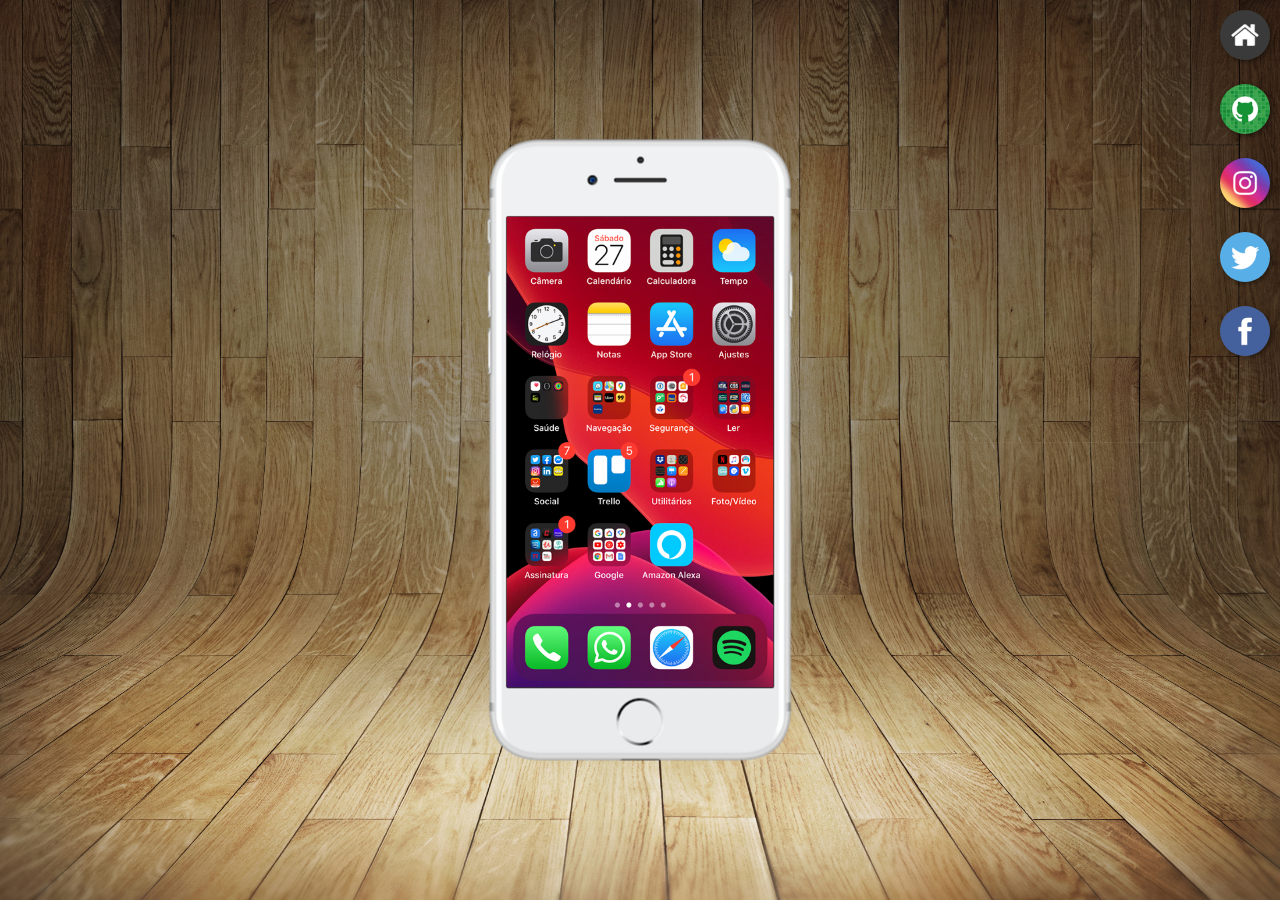
<file: index.html>
<!DOCTYPE html>
<html lang="pt-br">
<head>
    <meta charset="UTF-8">
    <meta http-equiv="X-UA-Compatible" content="IE=edge">
    <meta name="viewport" content="width=device-width, initial-scale=1.0">
    <link rel="shortcut icon" href="favicon.ico" type="image/x-icon">
    <link rel="stylesheet" href="estilos/style.css">
    <title>Projeto Redes Sociais</title>
</head>
<body>
    <main>
        <section id="telefone">
            <iframe src="home.html" name="tela" id="tela" frameborder="0">
                Infelizmente seu navegador não é compátivel com isso.
            </iframe>
        </section>
        <section id="redes-sociais">

            <a href="home.html" target="tela"><img src="imagens/logo-home.jpg" alt="Home"></a> <br>
            
            <a href="github.html" target="tela"><img src="imagens/logo-github.jpg" alt="GitHub"></a> <br>

            <a href="instagram.html" target="tela"><img src="imagens/logo-instagram.jpg" alt="Instagram"></a> <br>

            <a href="twitter.html" target="tela"><img src="imagens/logo-twitter.jpg" alt="Twitter"></a> <br>

            <a href="facebook.html" target="tela"><img src="imagens/logo-facebook.jpg" alt=""></a> <br>

        </section>
    </main>
    <script>
        var nome = window.prompt('Qual é seu nome?') //faz uma pergunta
        window.alert ('Seja muito bem vindo, ' + nome + '!')
    </script>
</body>
</html>
</file>
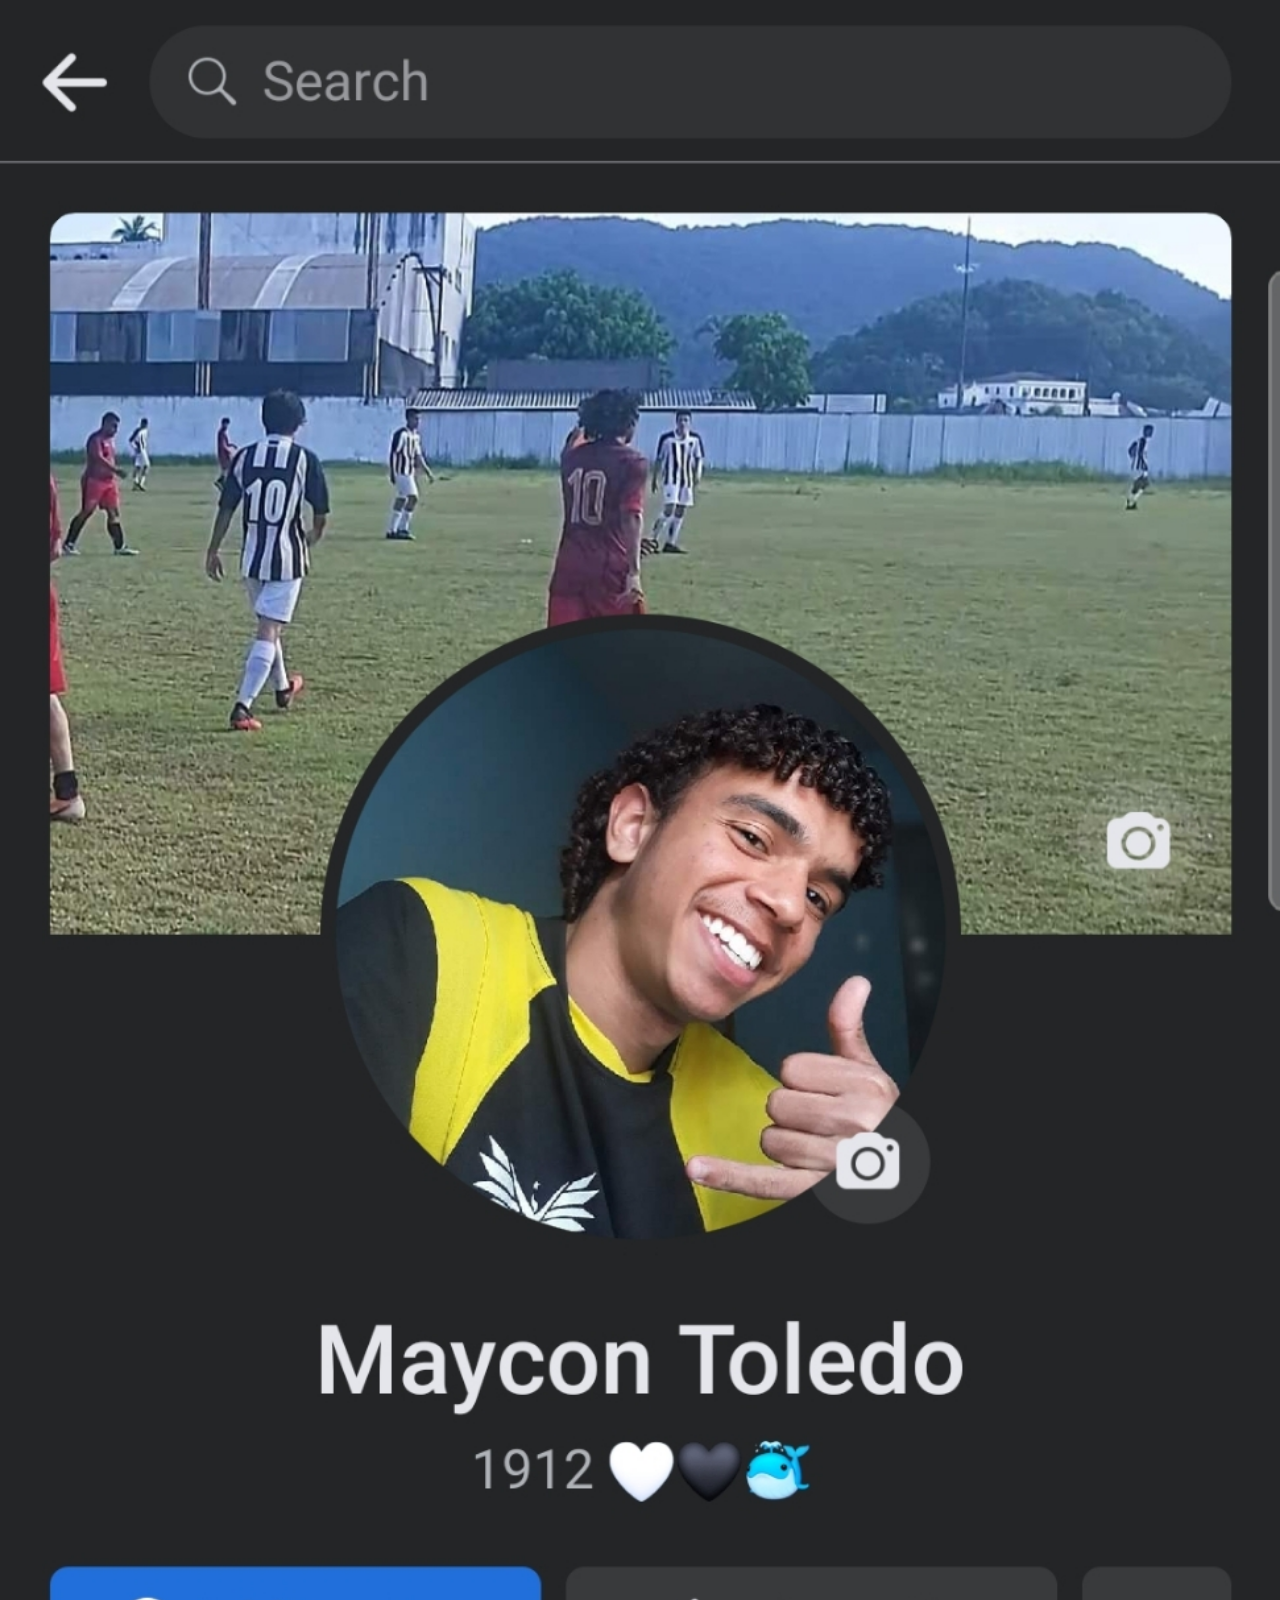
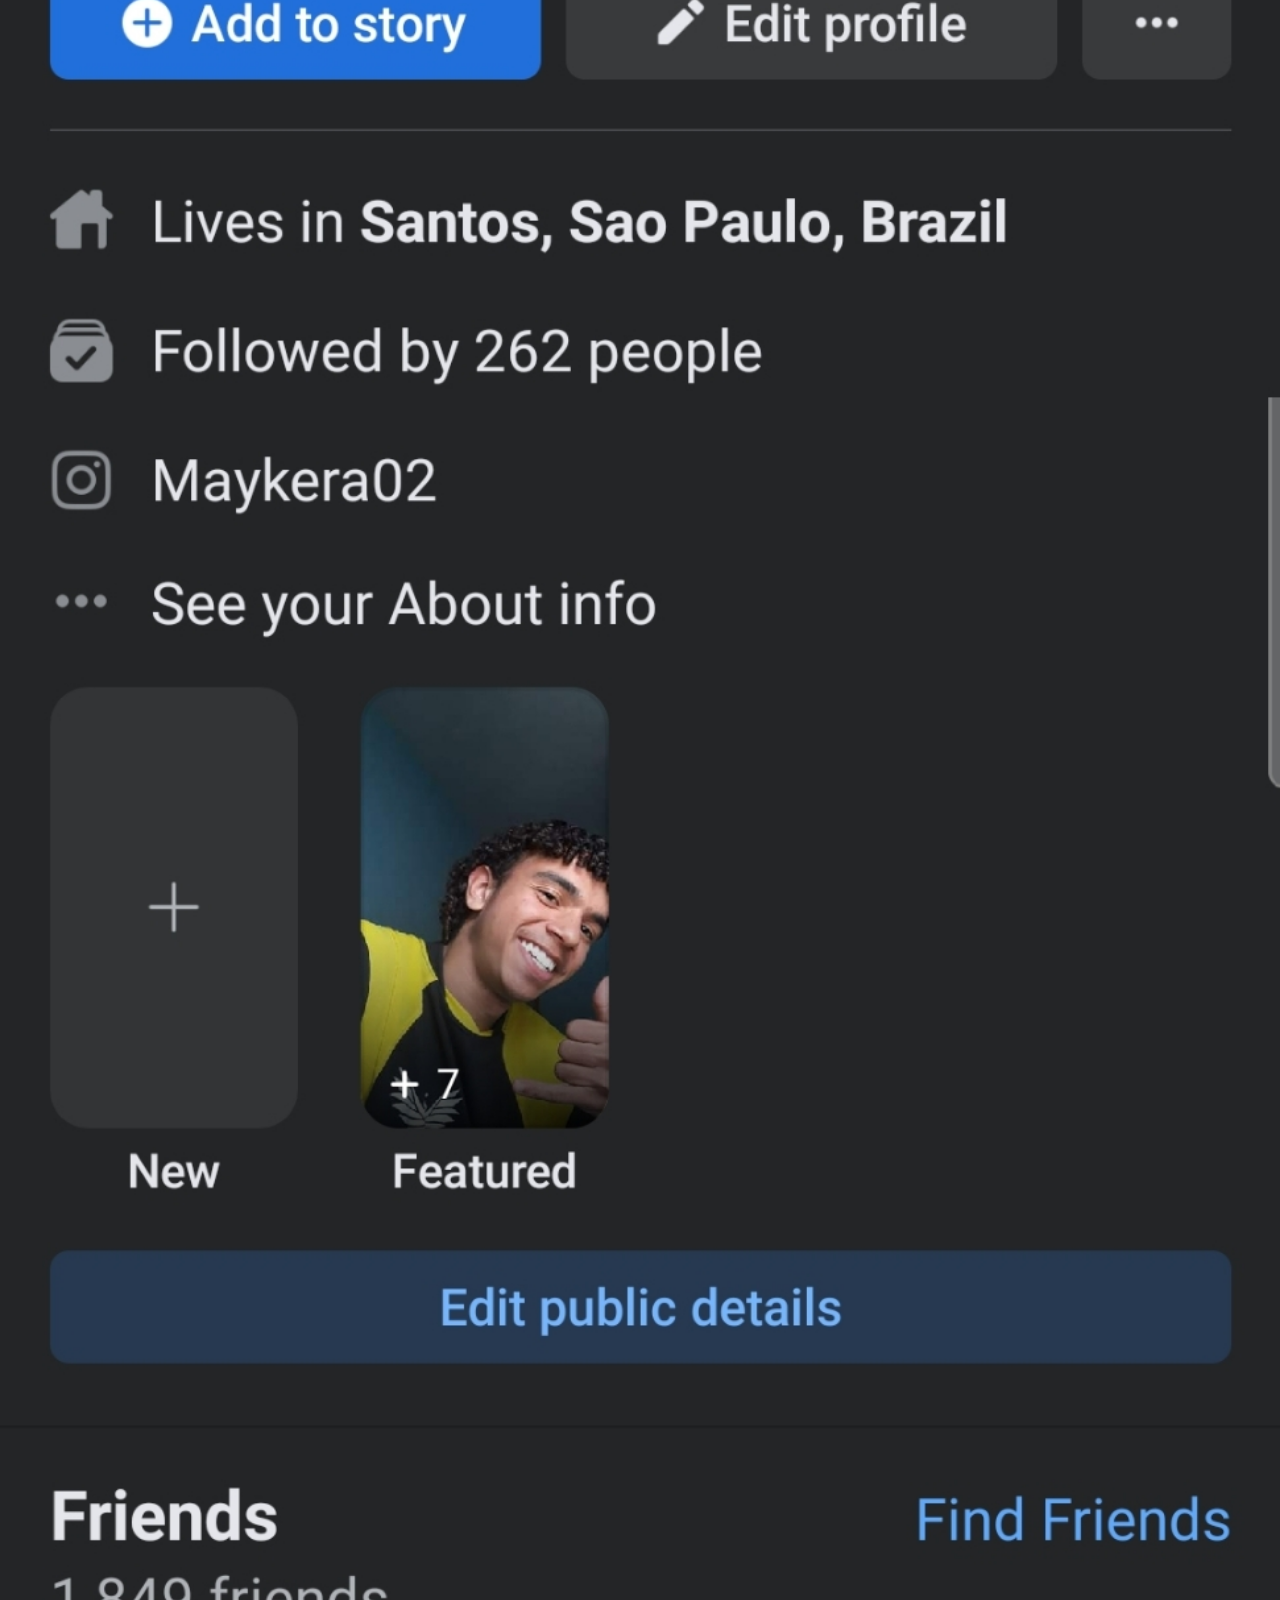
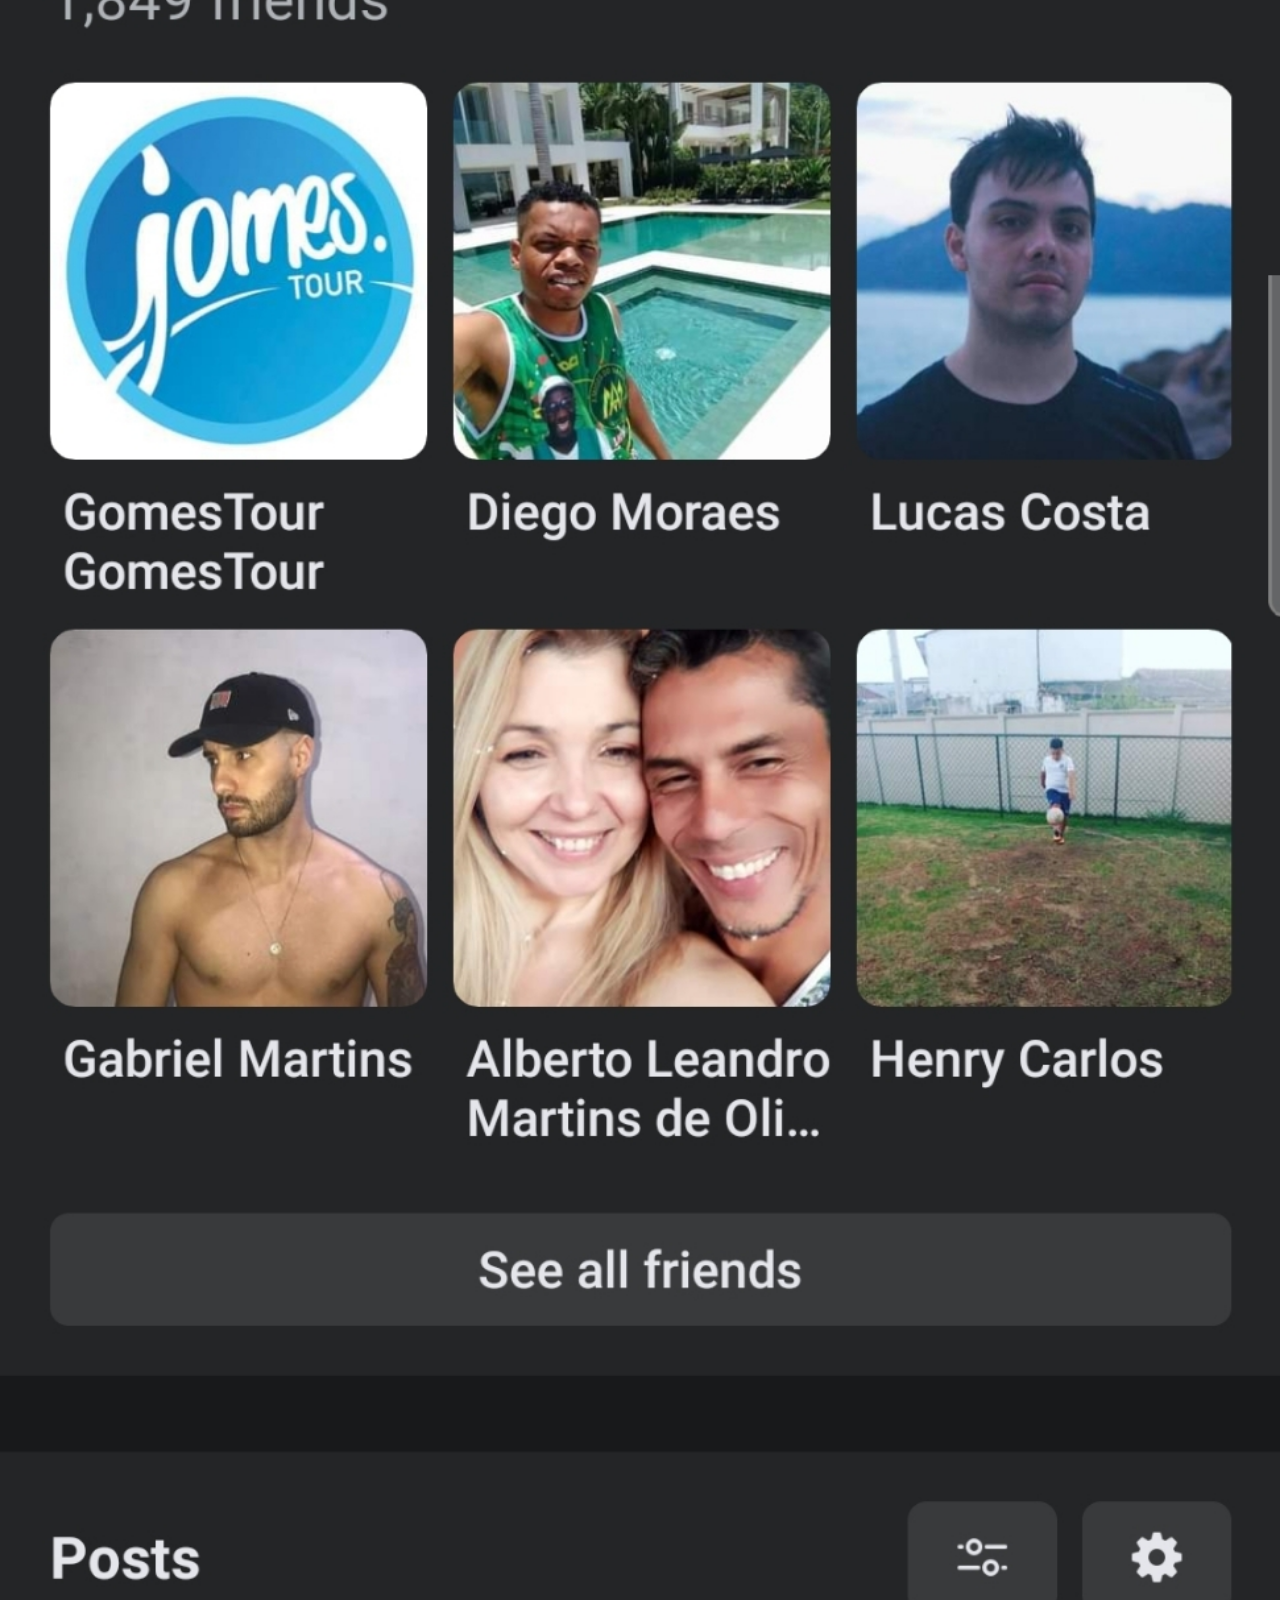
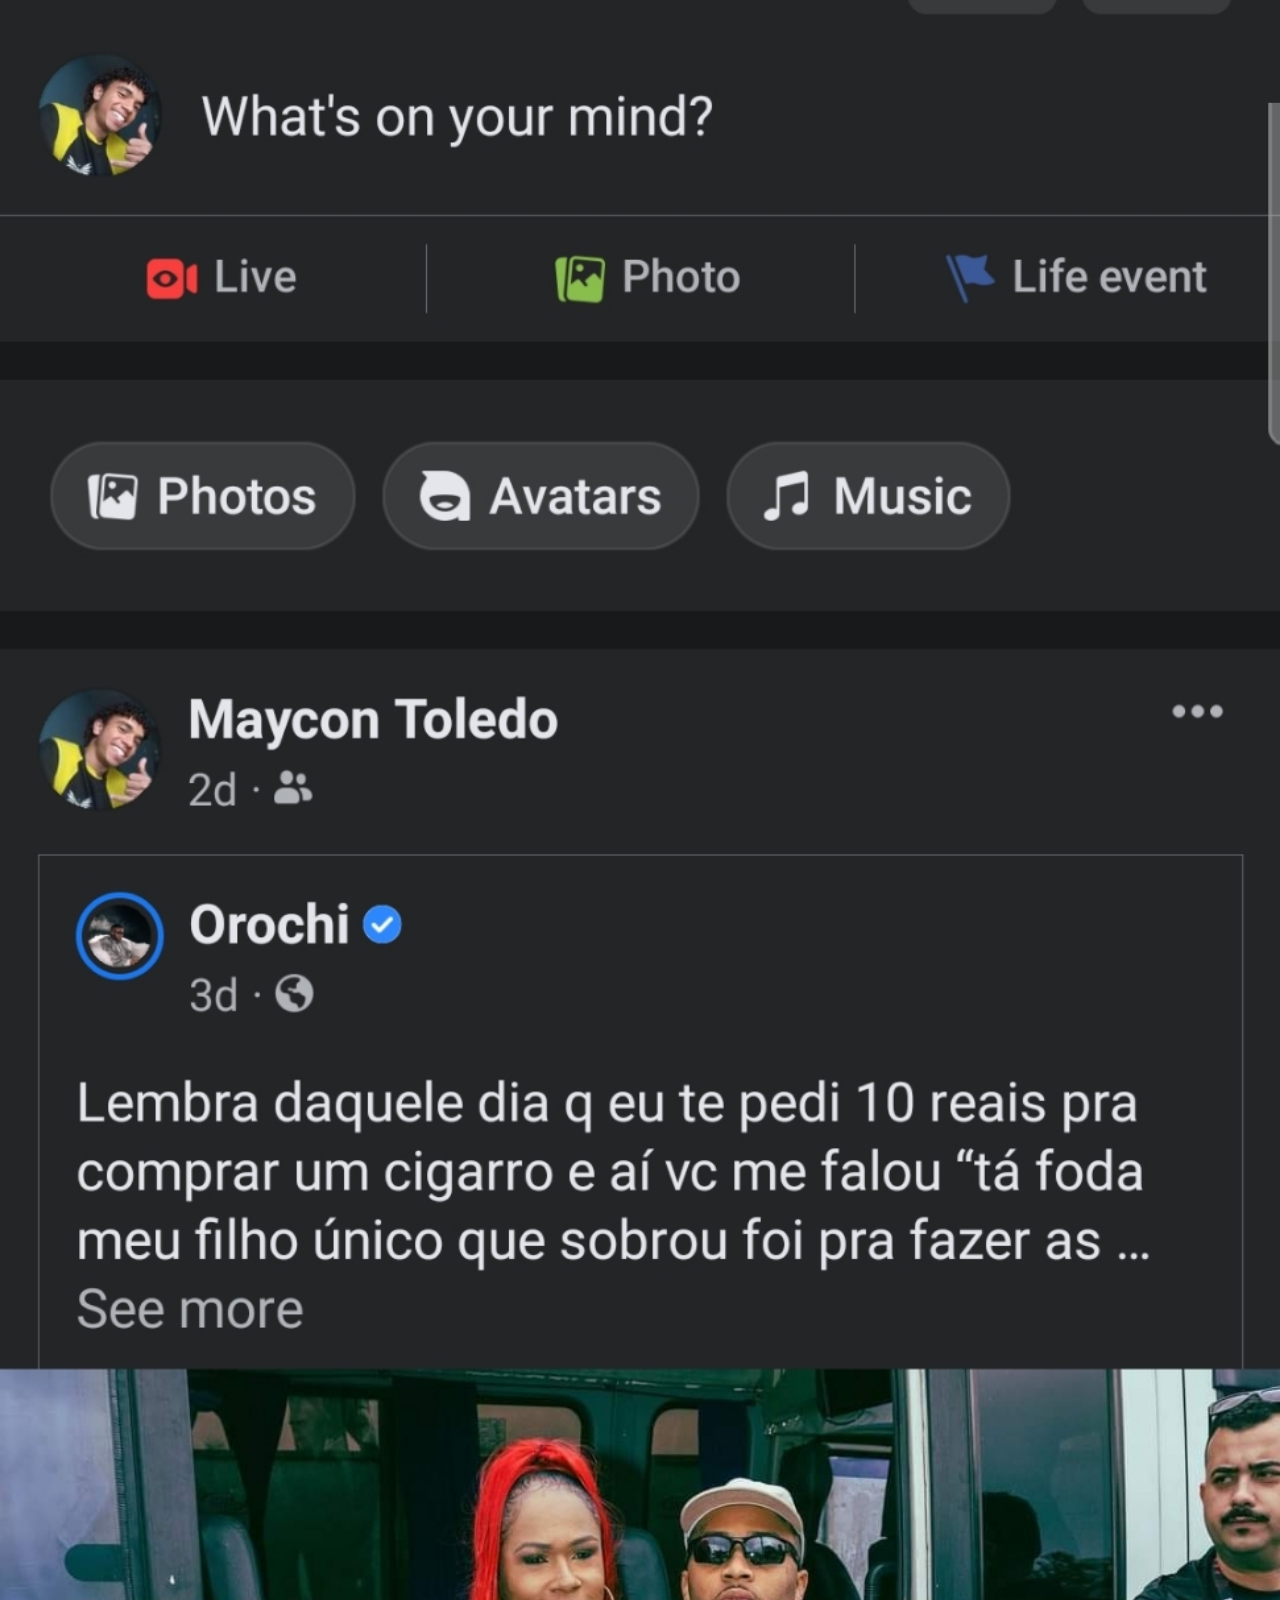
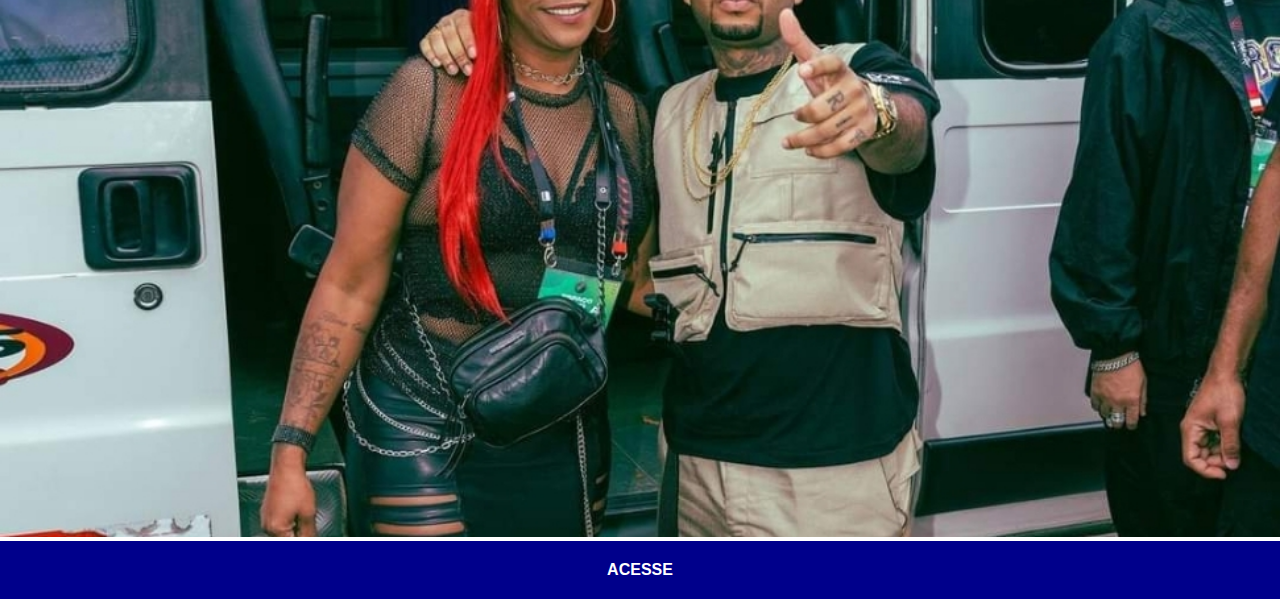
<file: facebook.html>
<!DOCTYPE html>
<html lang="pt-br">
<head>
    <meta charset="UTF-8">
    <meta http-equiv="X-UA-Compatible" content="IE=edge">
    <meta name="viewport" content="width=device-width, initial-scale=1.0">
    <title>Facebook</title>
    <link rel="stylesheet" href="estilos/social.css">
    <style>
        a {
            background-color: darkblue;
            color: white;
        }

        a:hover {
            background-color: blue;
        }
    </style>
</head>
<body>
    <img src="imagens/Facebook.jpg" alt="Facebook">
    <a href="https://www.facebook.com/maycon.toledo.56/" target="_blank">ACESSE</a>
</body>
</html>
</file>
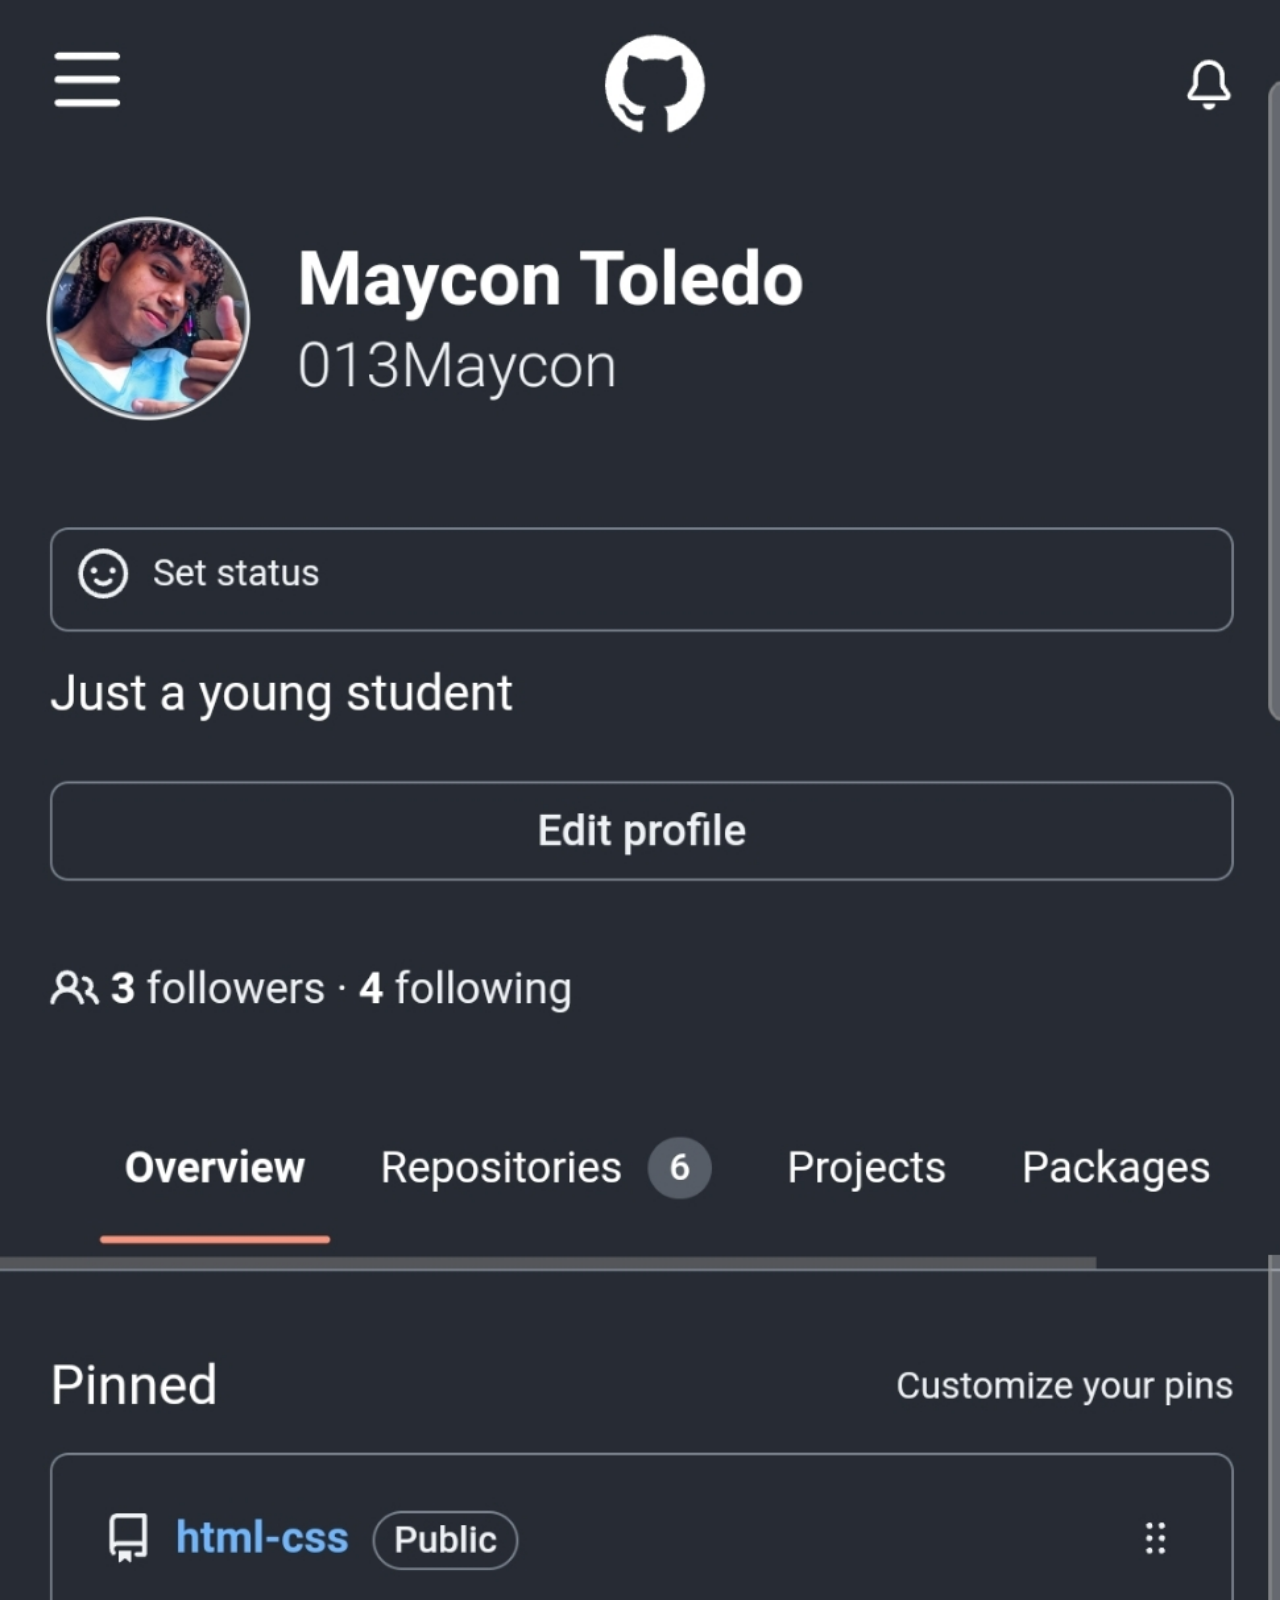
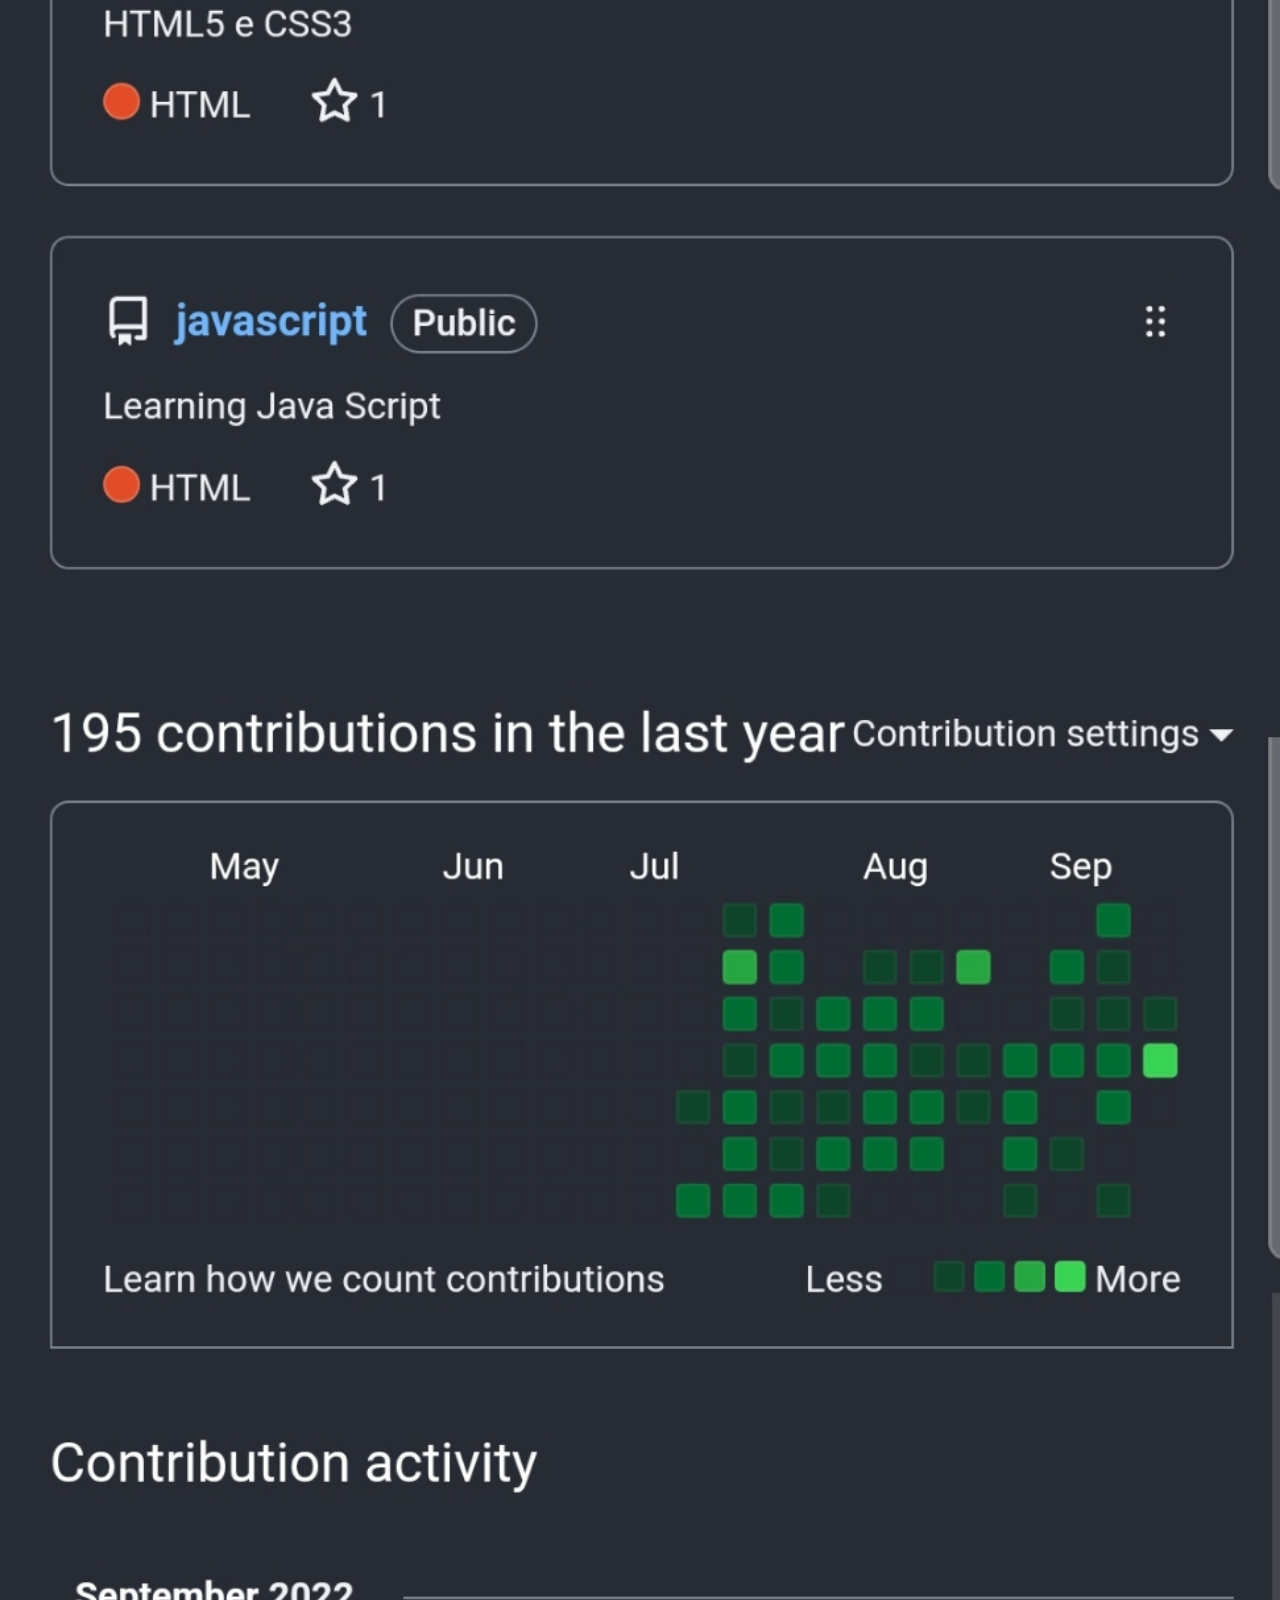
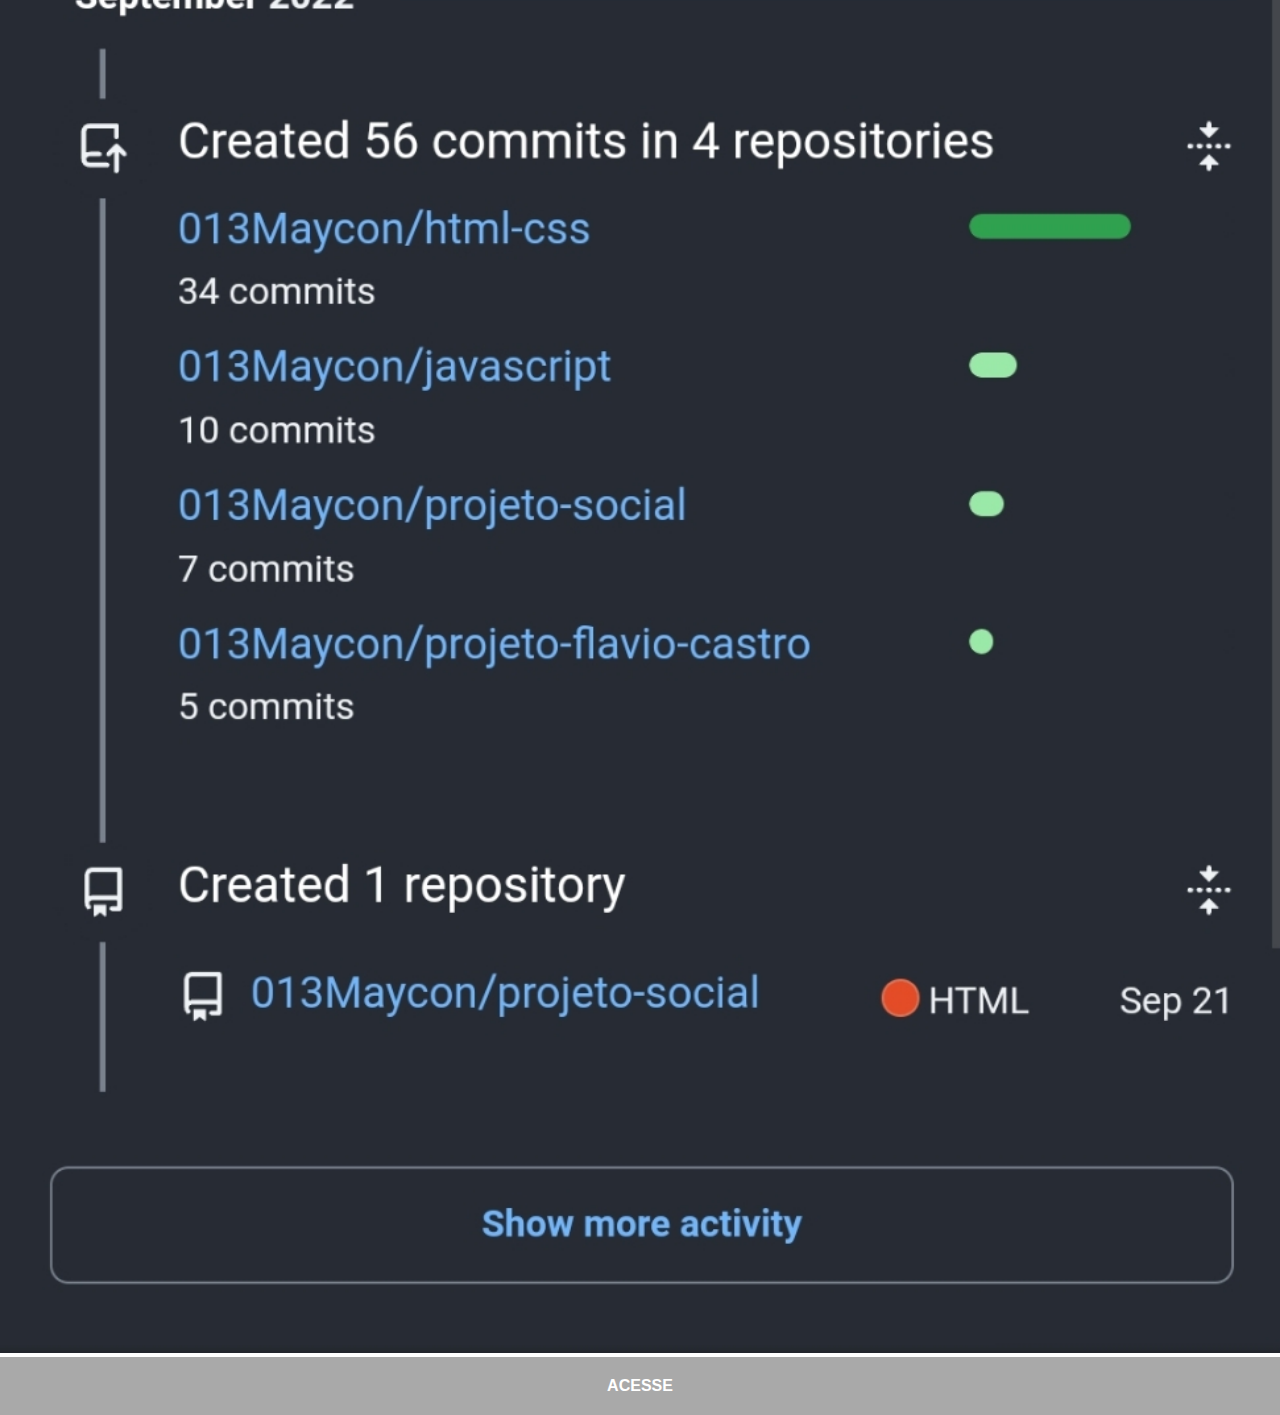
<file: github.html>
<!DOCTYPE html>
<html lang="pt-br">
<head>
    <meta charset="UTF-8">
    <meta http-equiv="X-UA-Compatible" content="IE=edge">
    <meta name="viewport" content="width=device-width, initial-scale=1.0">
    <title>GitHub</title>
    <link rel="stylesheet" href="estilos/social.css">
    <style>
        a {
            background-color: darkgrey;
        }

        a:hover {
            background-color: grey;
        }
    </style>
</head>
<body>
    <img src="imagens/GitHub.jpg" alt="GitHub">
    <a href="https://github.com/013Maycon" target="_blank">ACESSE</a>
</body>
</html>
</file>
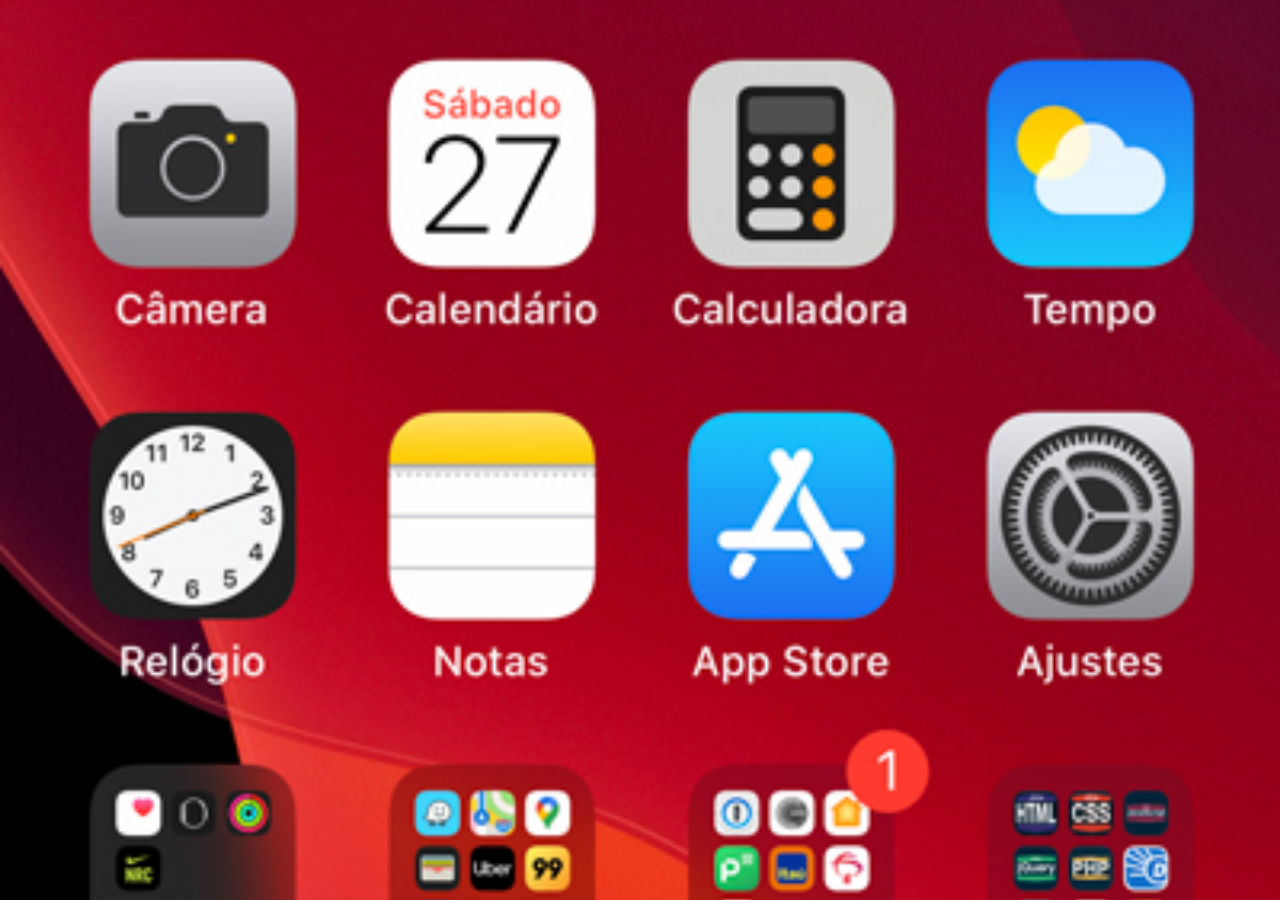
<file: home.html>
<!DOCTYPE html>
<html lang="pt-br">
<head>
    <meta charset="UTF-8">
    <meta http-equiv="X-UA-Compatible" content="IE=edge">
    <meta name="viewport" content="width=device-width, initial-scale=1.0">
    <title>Home</title>
</head>
<style>
    *{
        margin: 0;
        padding: 0;
    }

    body {
        width: 100vw;
        height: 100vh;
        background: black url('imagens/tela-home.jpg') no-repeat top center;
        background-size: cover;
    }
</style>
<body>
    
</body>
</html>
</file>
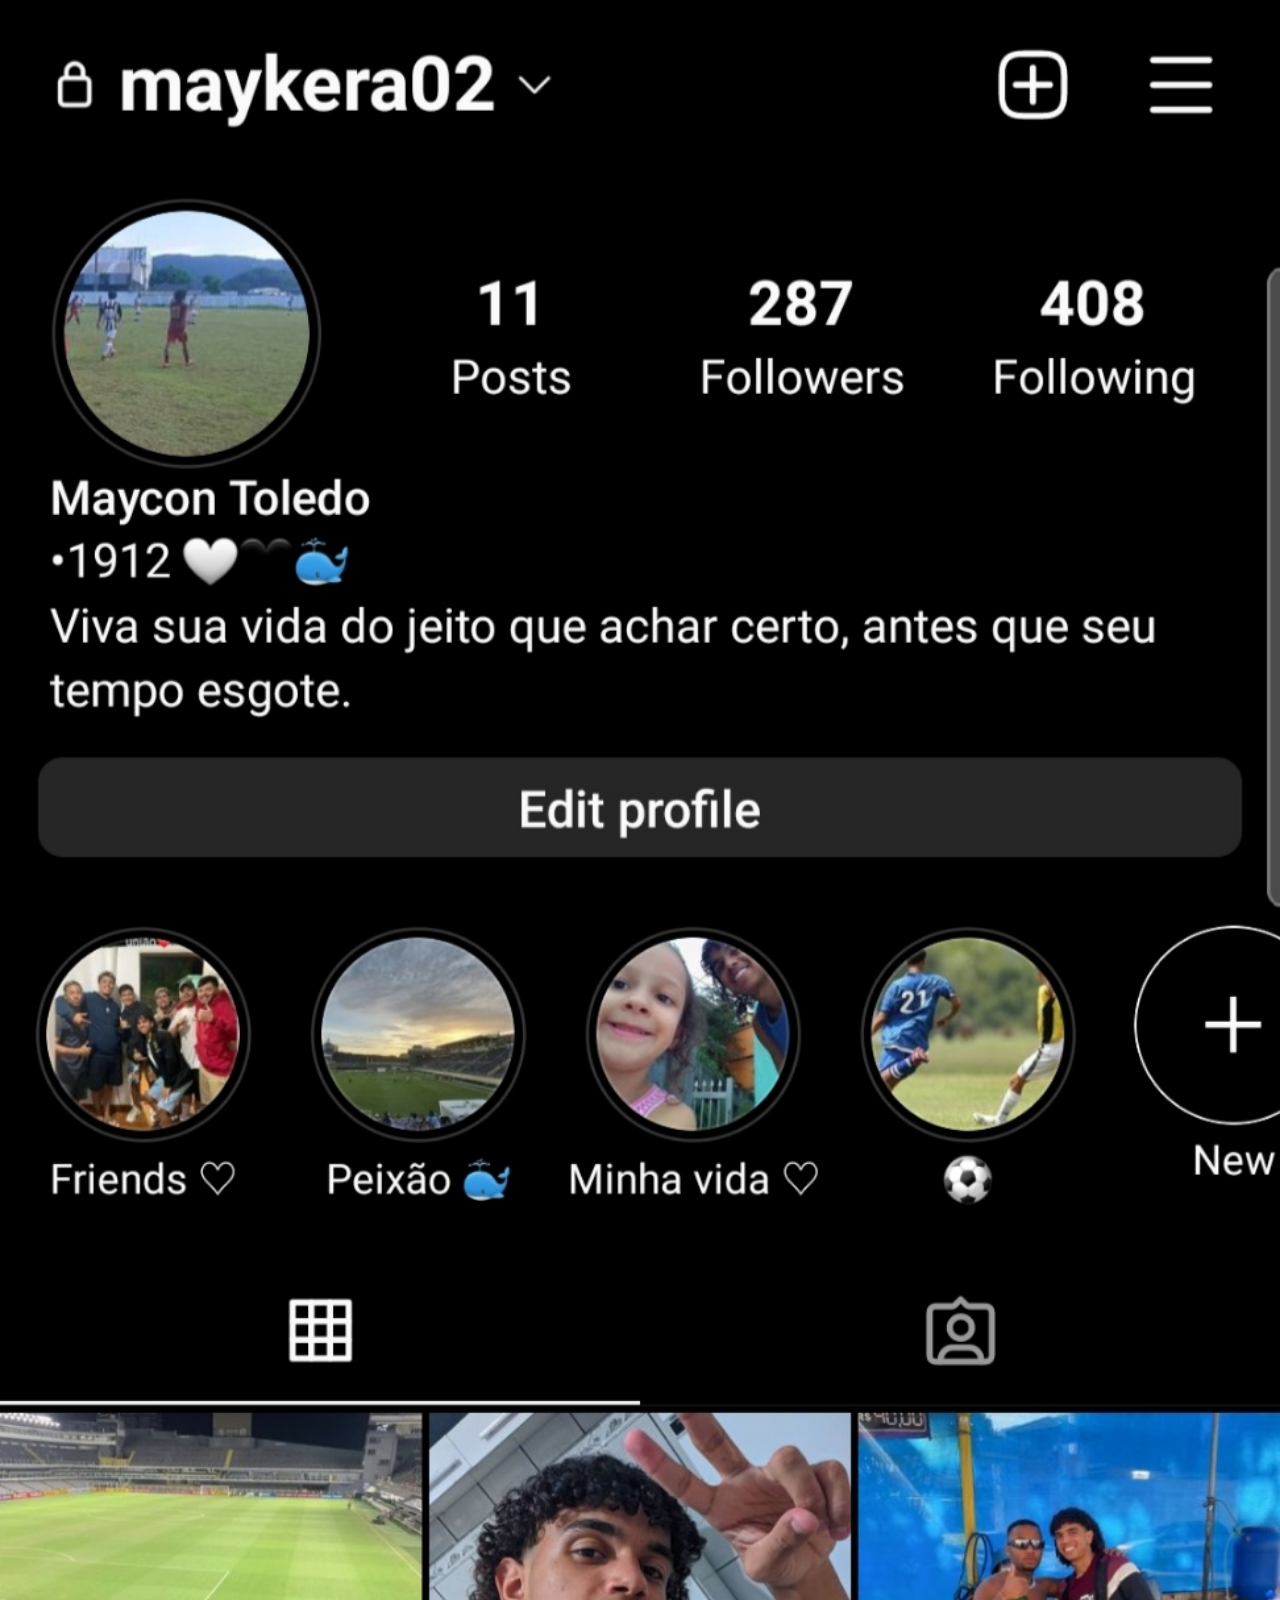
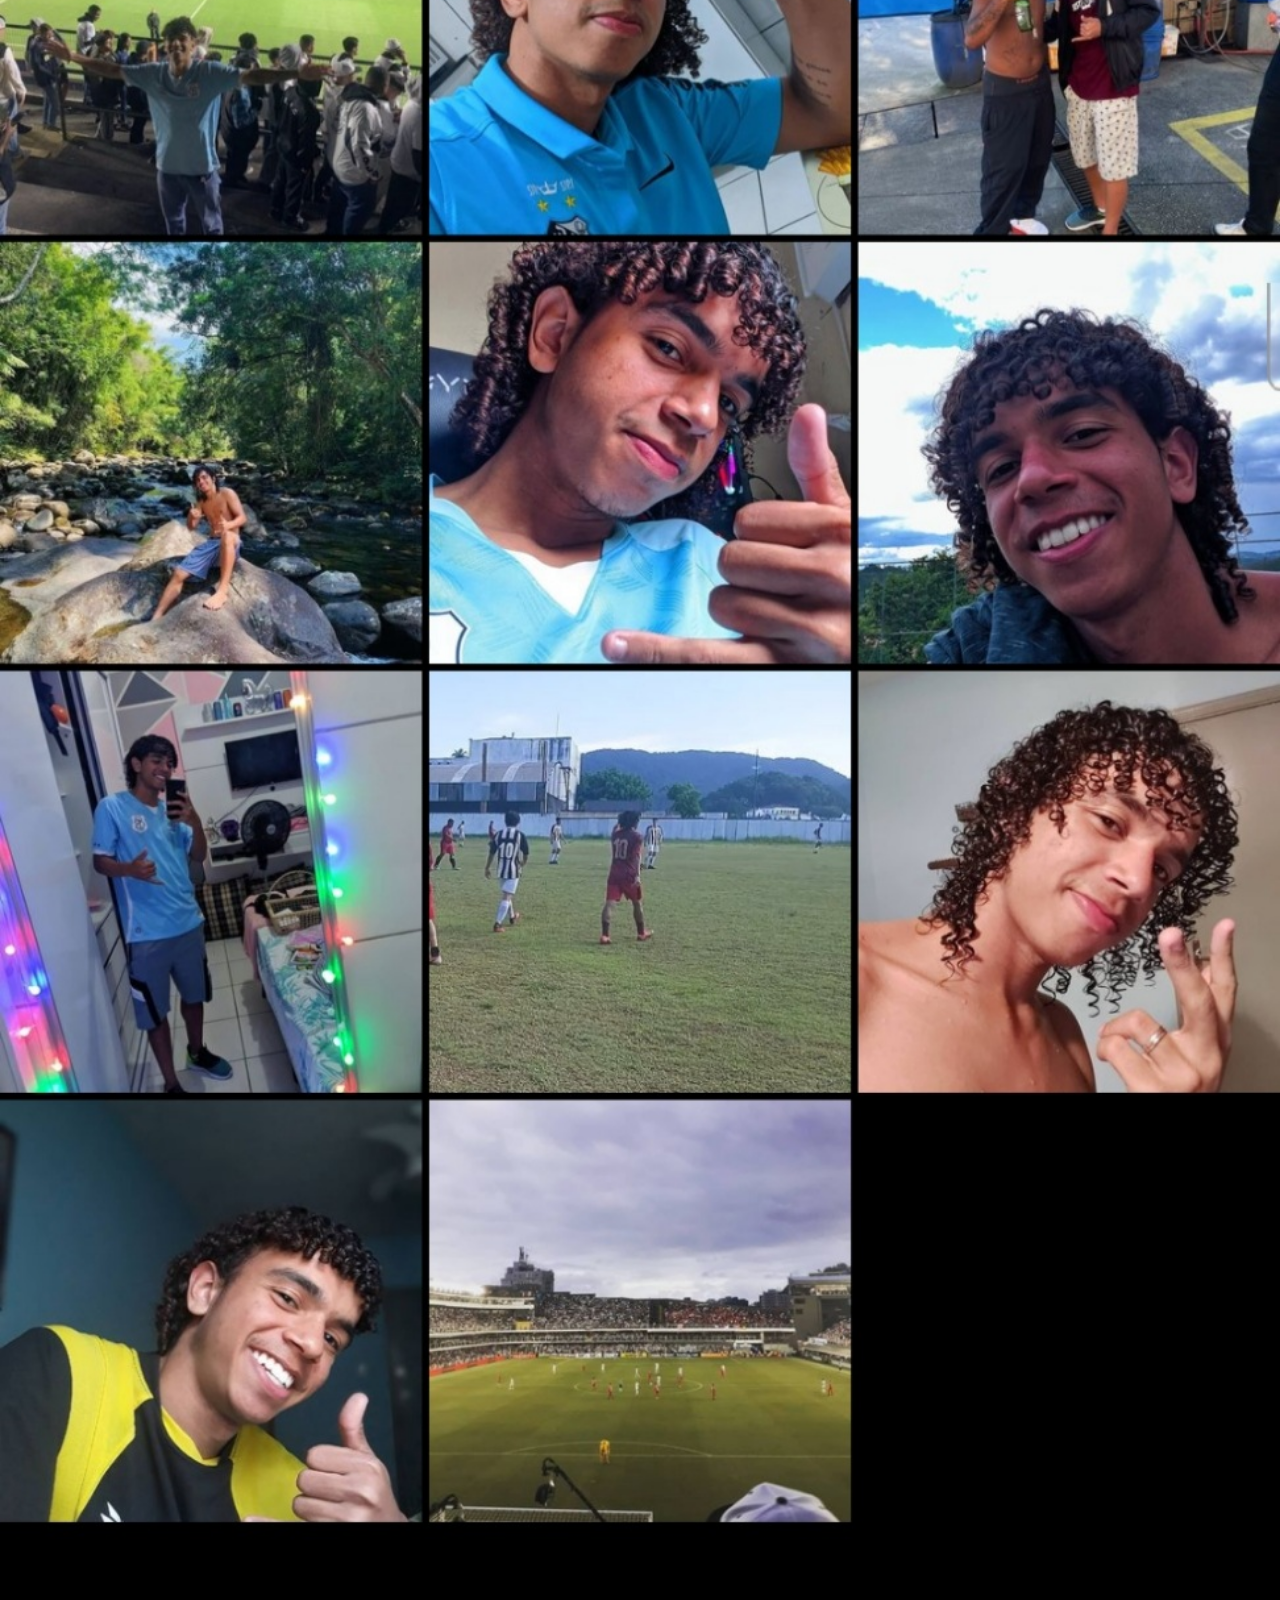
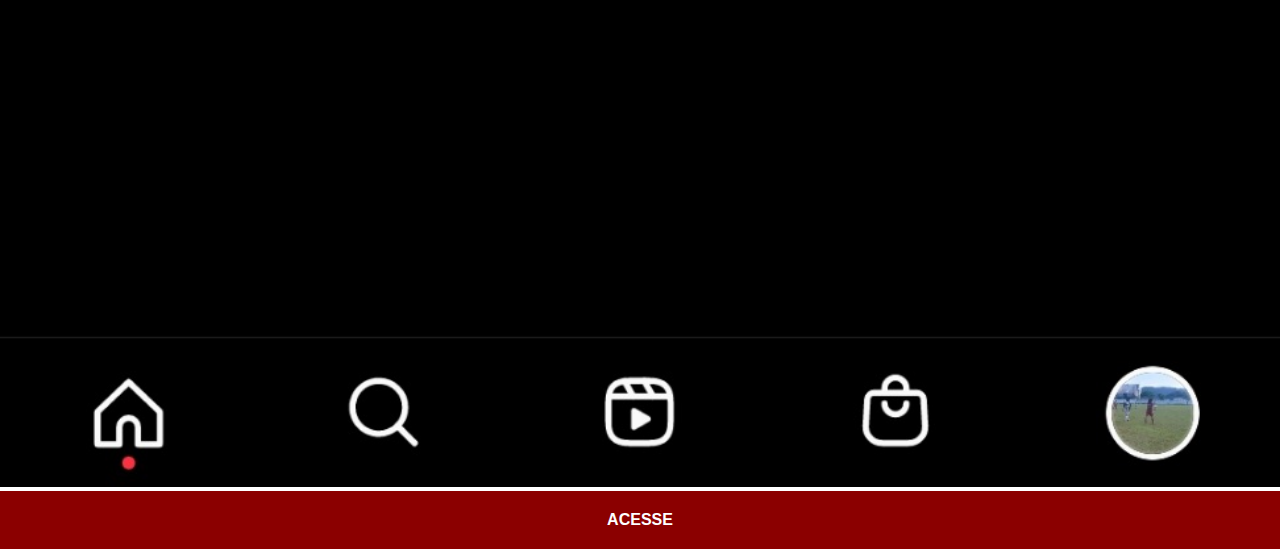
<file: instagram.html>
<!DOCTYPE html>
<html lang="pt-br">
<head>
    <meta charset="UTF-8">
    <meta http-equiv="X-UA-Compatible" content="IE=edge">
    <meta name="viewport" content="width=device-width, initial-scale=1.0">
    <title>Instagram</title>
    <link rel="stylesheet" href="estilos/social.css">
    <style>
        a {
            background-color: darkred;
            color: white;
        }

        a:hover {
            background-color: red;
        }
    </style>
</head>
<body>
    <img src="imagens/Instagram.jpg" alt="Instagram">
    <a href="https://www.instagram.com/maykera02/" target="_blank">ACESSE</a>
</body>
</html>
</file>
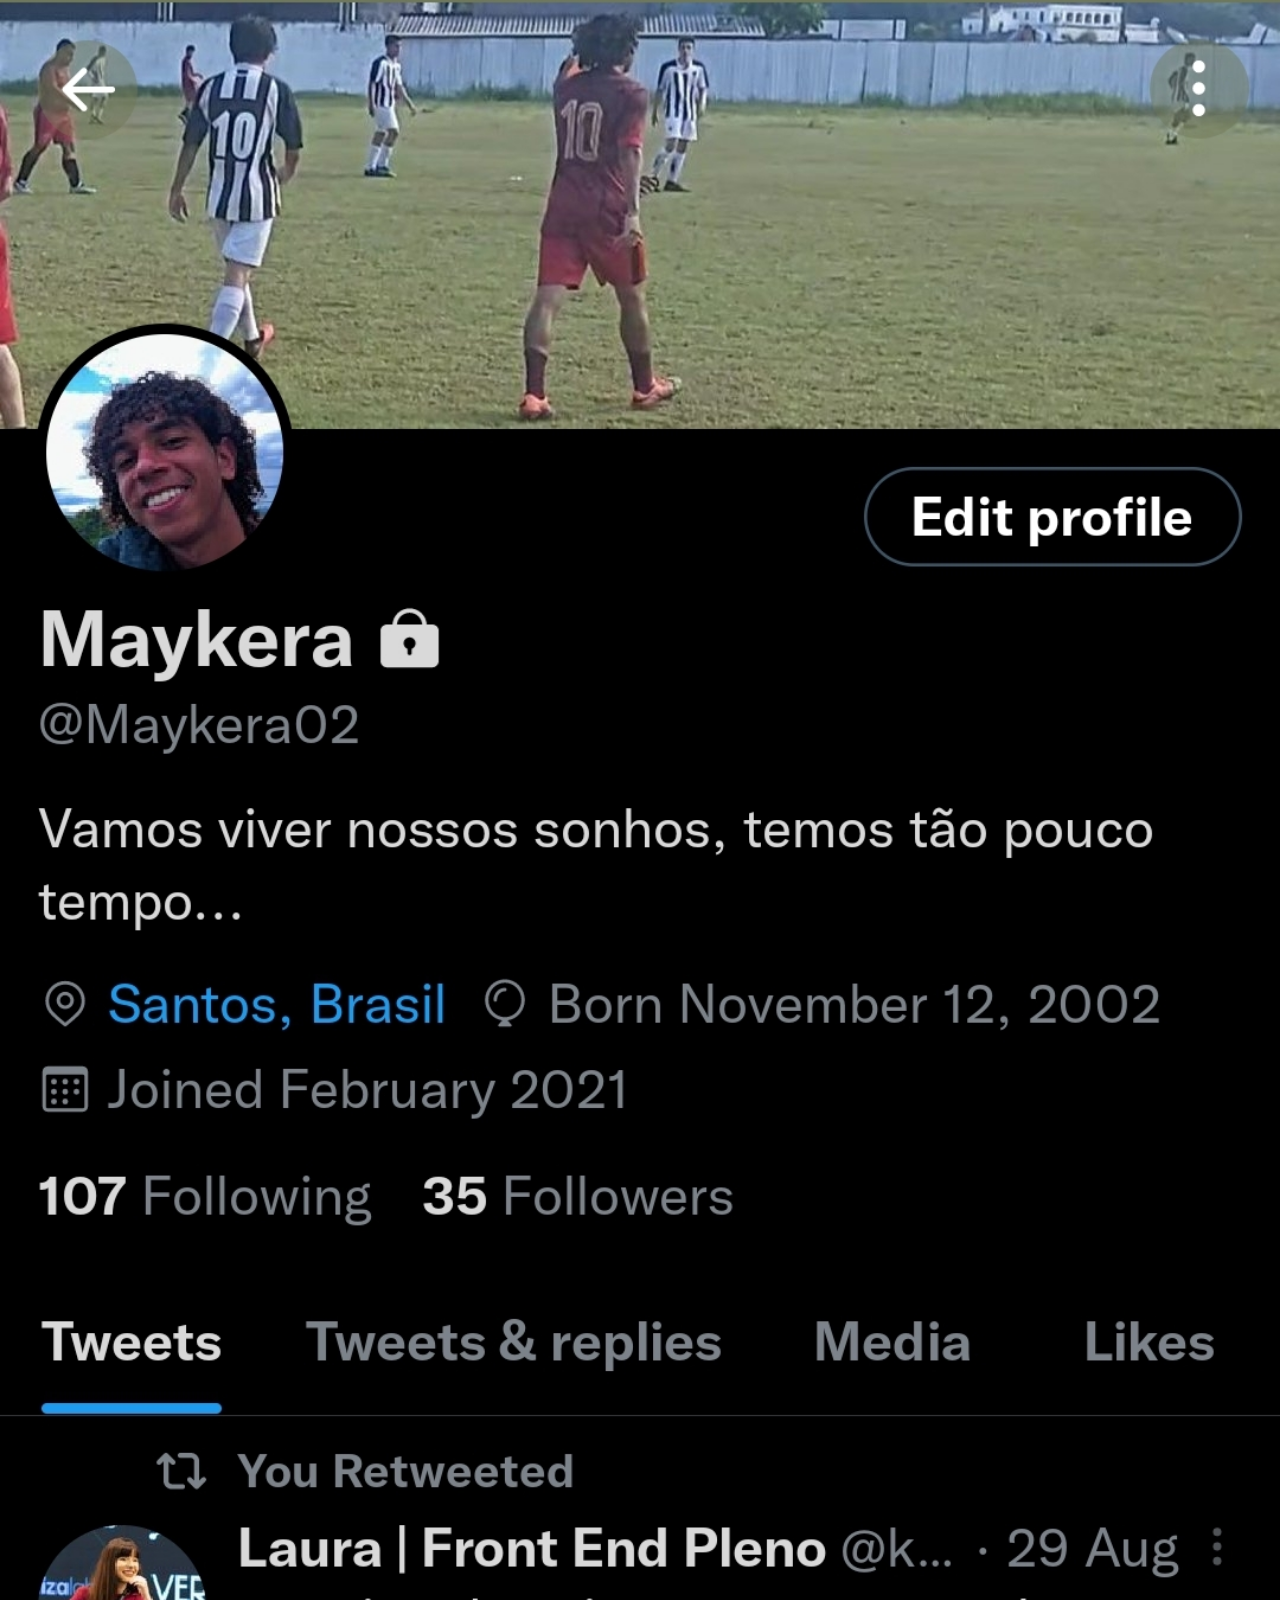
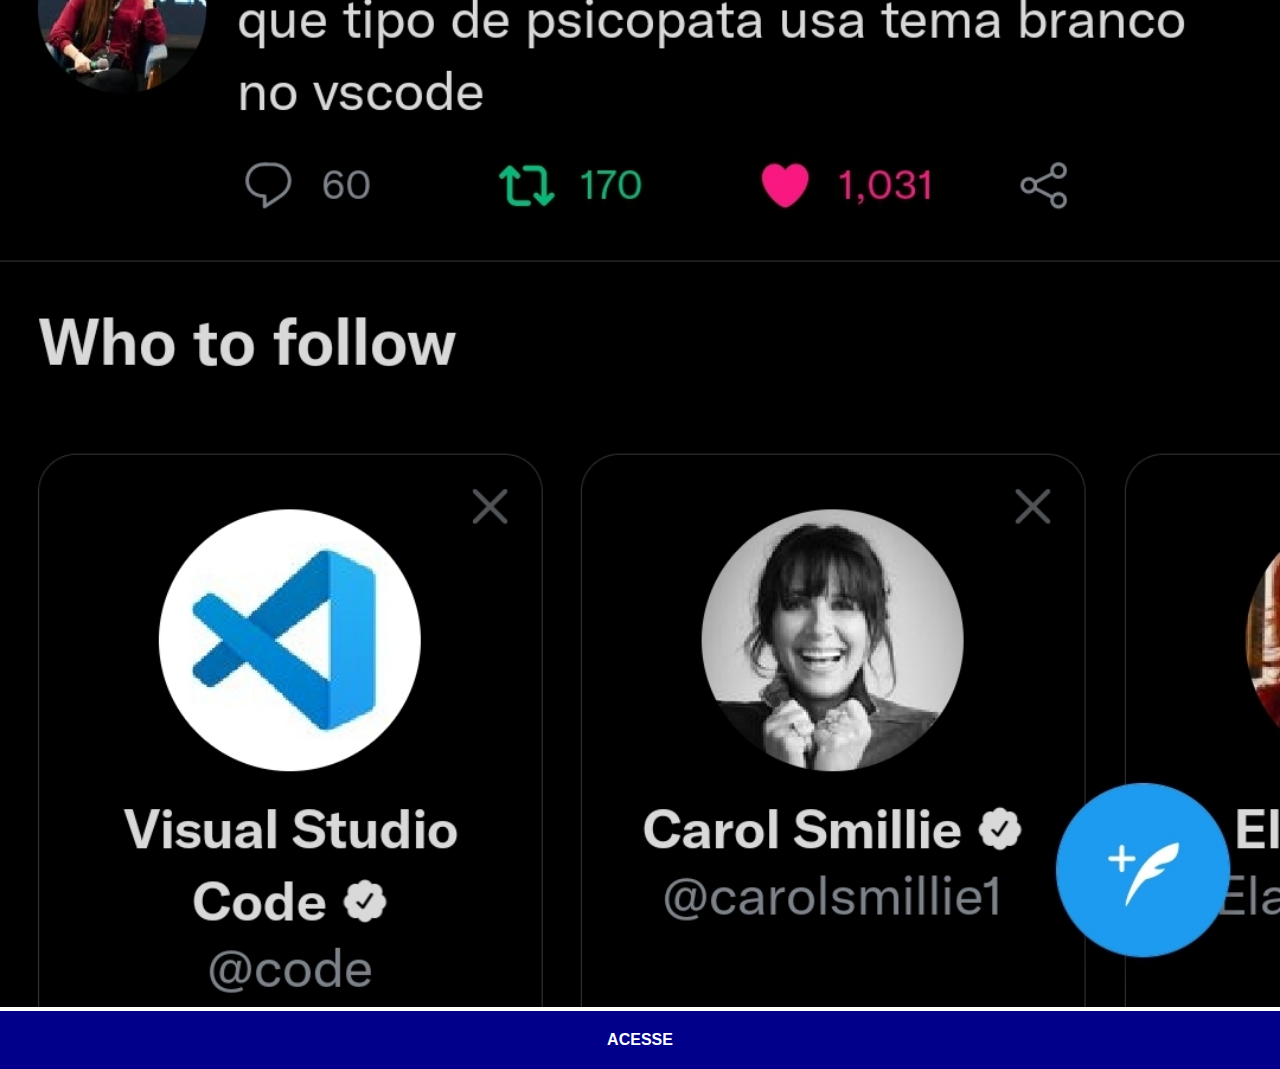
<file: twitter.html>
<!DOCTYPE html>
<html lang="pt-br">
<head>
    <meta charset="UTF-8">
    <meta http-equiv="X-UA-Compatible" content="IE=edge">
    <meta name="viewport" content="width=device-width, initial-scale=1.0">
    <title>Twitter</title>
    <link rel="stylesheet" href="estilos/social.css">
    <style>

        a {
            background-color: darkblue;
            color: white;
        }

        a:hover {
            background-color: blue;
        }
    </style>
</head>
<body>
    <img src="imagens/Twitter.jpg" alt="Twitter">
    <a href="https://twitter.com/Maykera02" target="_blank">ACESSE</a>
</body>
</html>
</file>
<file: estilos/style.css>
@charset "UTF-8";

* {
    margin: 0;
    padding: 0;
    font-family: Arial, Helvetica, sans-serif;
}

html, body {
    height: 100vh;
    width: 100vw;
    background-color: black;
}

body {
    background: url('../imagens/fundo-madeira.jpg') no-repeat top center;
    background-size: cover;
    background-attachment: fixed;
}

main {
    height: 100vh;
    position: relative;
}

section#telefone {
    position: absolute;
    top: 50%;
    left: 50%;
    transform: translate(-50%, -50%);

    height: 627px;
    width: 311px;
    background-color: blue;
    background: url('../imagens/frame-iphone.png') no-repeat;
}

iframe#tela {
    position: relative;
    top: 80px;
    left: 22px;
    width: 267px;
    height: 471px;
}

section#redes-sociais {
    text-align: right;
}

section#redes-sociais img {
    width: 50px;
    height: 50px;
    margin: 10px;
    border-radius: 50%;
    box-sizing: border-box;
    box-shadow: 2px 2px 5px rgba(0, 0, 0, 0.425);
}

section#redes-sociais img:hover {
    border: 2px solid rgba(255, 255, 255, 0.623);
    transform: translate(-3px, -3px);
    box-shadow: 5px 5px 10px rgba(0, 0, 0, 0.61);
    transition: transform .5s, border .3s;
}
</file>
<file: estilos/social.css>
@charset "UTF-8";

* {
    margin: 0px;
    padding: 0px;
    font-family: Arial, Helvetica, sans-serif;
}

::-webkit-scrollbar {
    width: 0px;
    height: 0px;
}

img {
    width: 100vw;
}

a {
    display: block;
    padding: 20px;
    text-align: center;
    font-weight: bolder;
    text-decoration: none;
    color: white;
}
</file>
